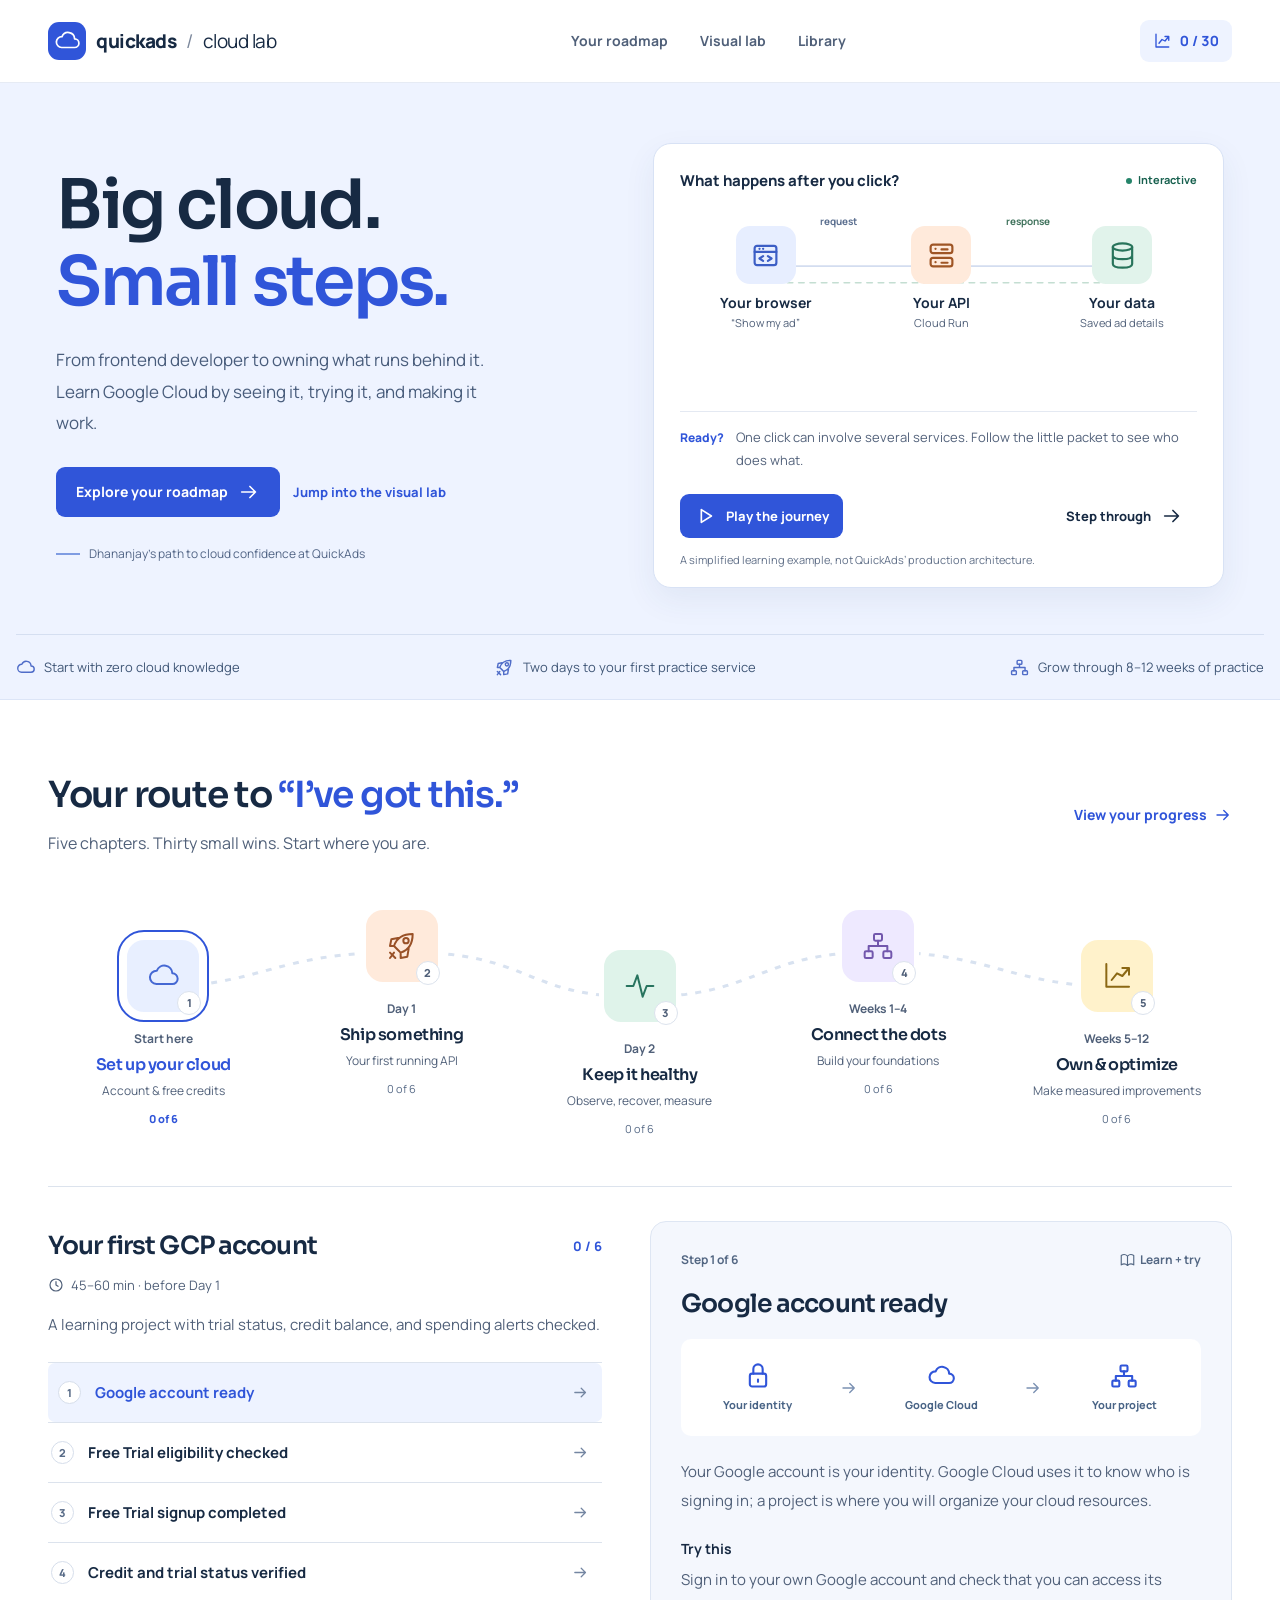
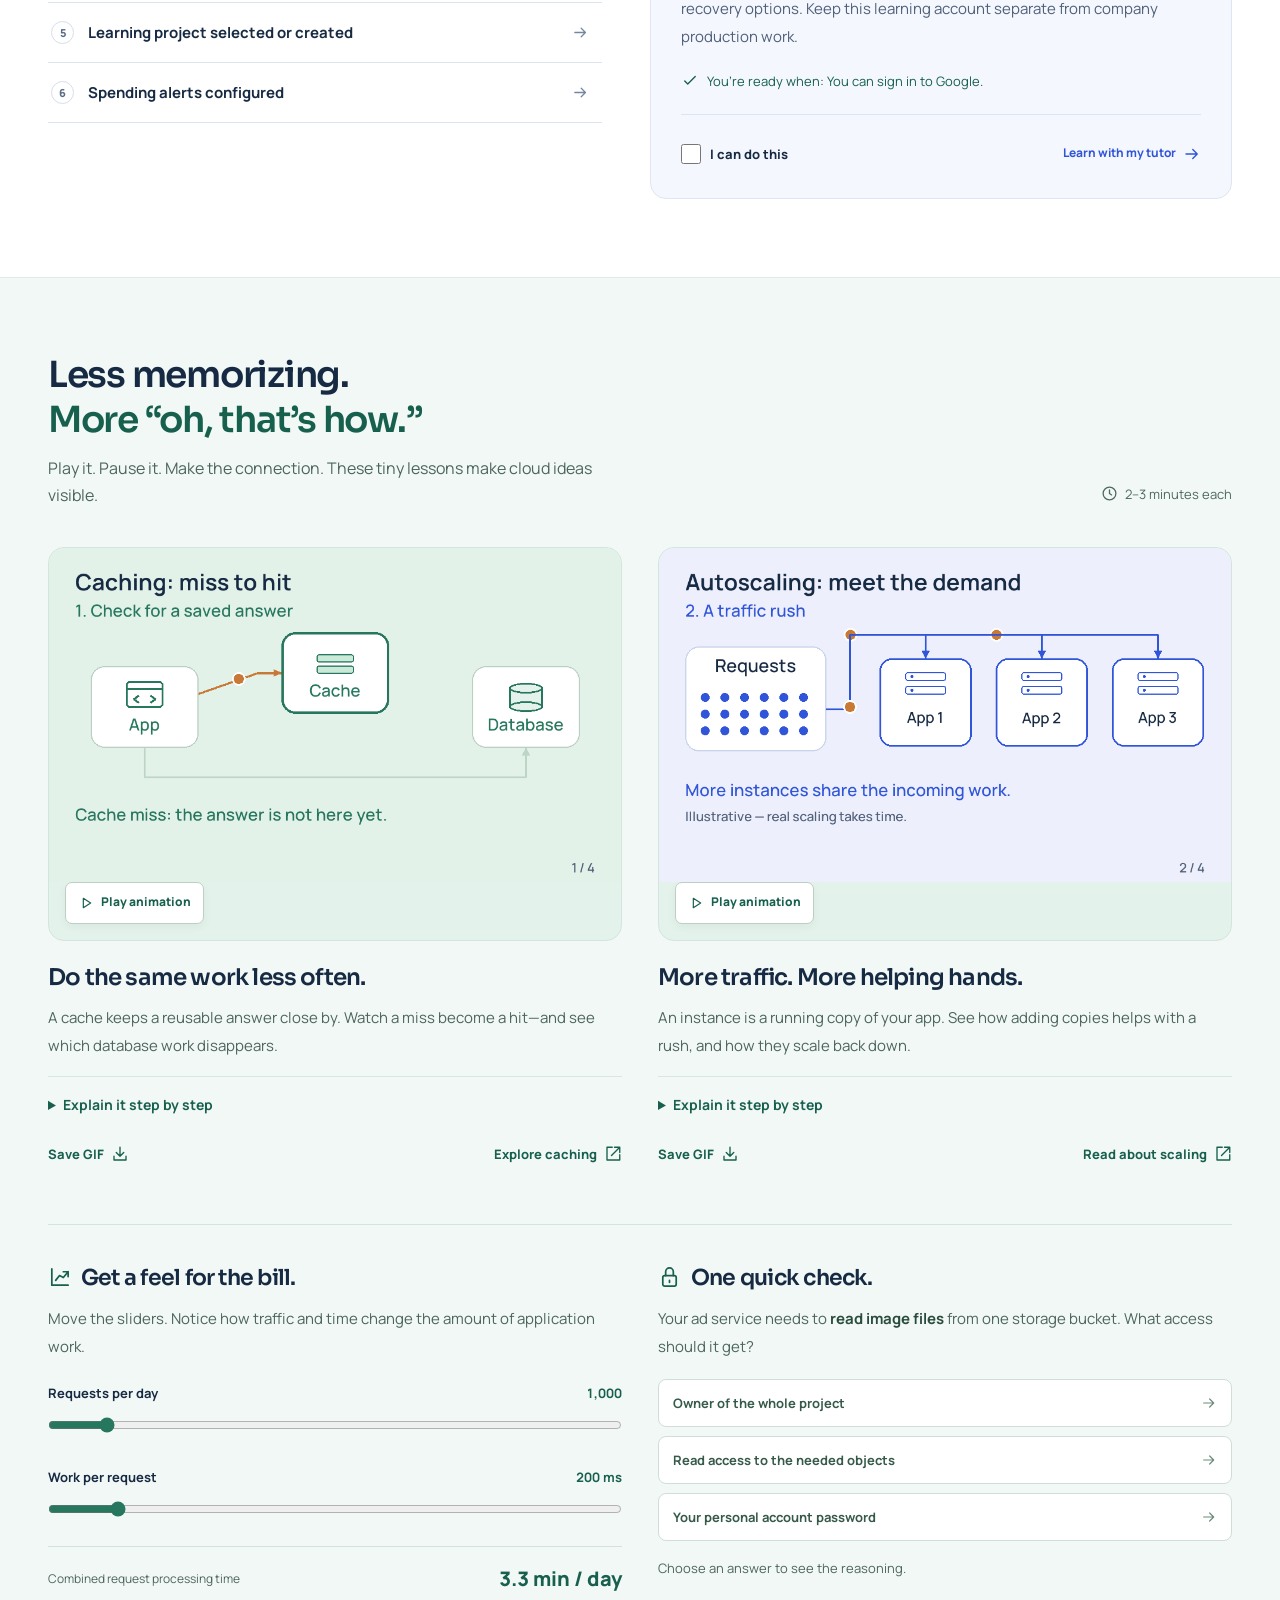
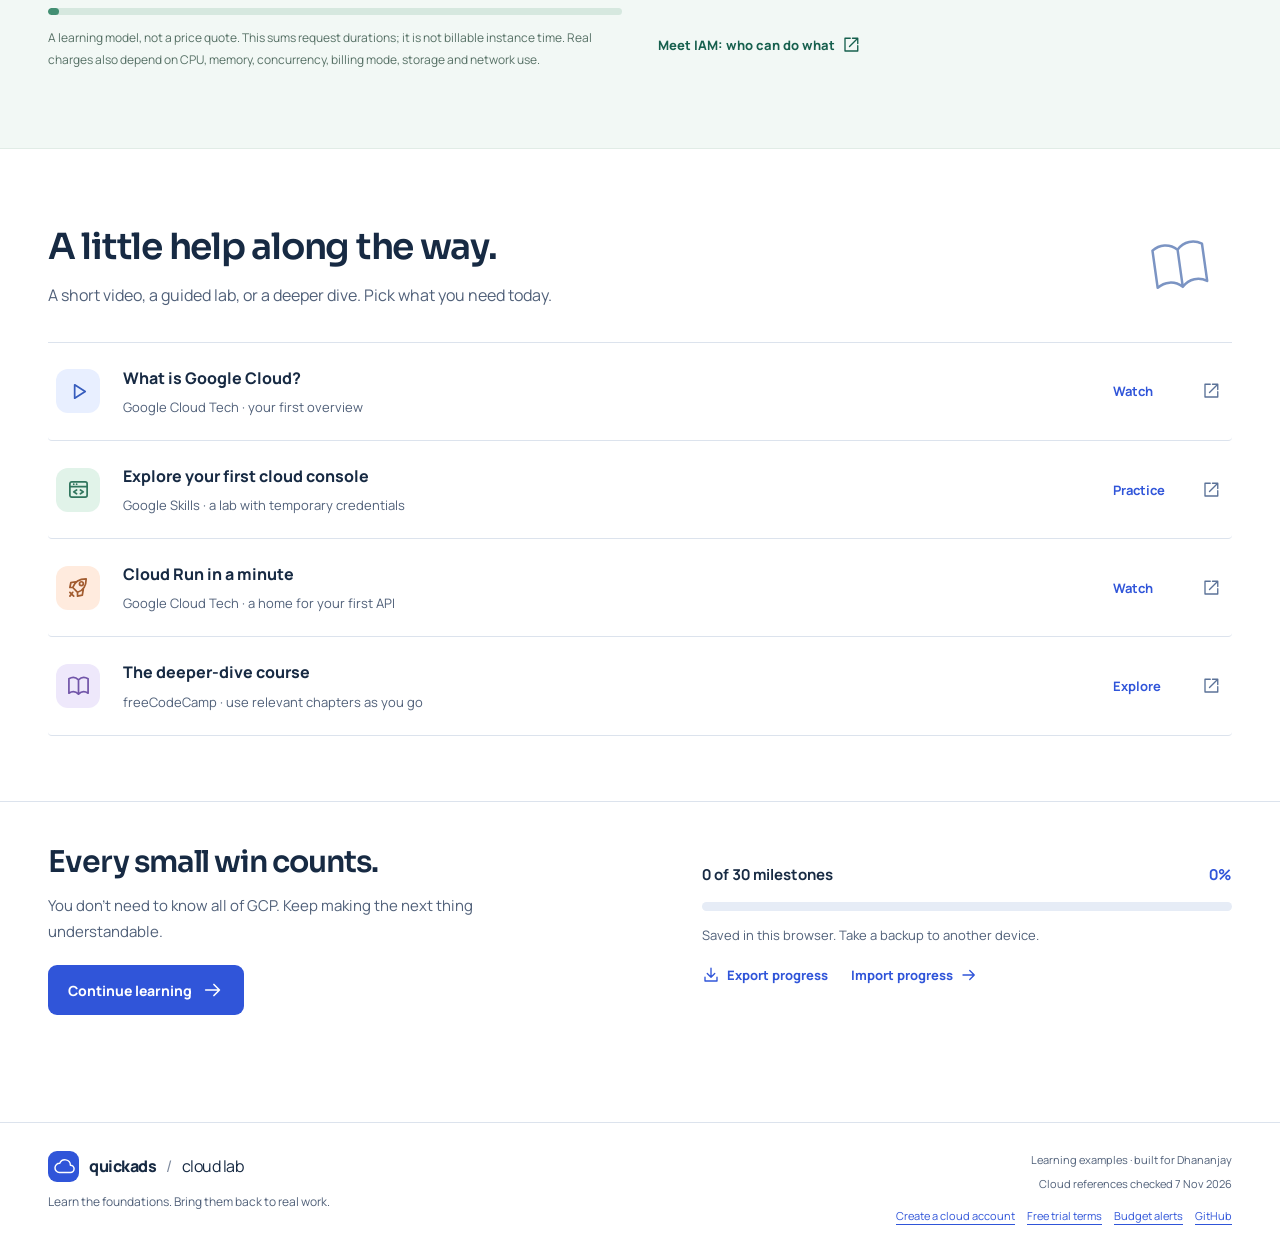
<file: docs/index.html>
<!doctype html>
<html lang="en" style="color-scheme:only light;background:#fff">
<head>
<meta charset="utf-8">
<meta name="viewport" content="width=device-width,initial-scale=1">
<meta name="color-scheme" content="only light">
<meta name="theme-color" content="#eef3ff">
<meta name="description" content="Learn Google Cloud with a visual roadmap, step-by-step request animations, educational GIFs, and short practical lessons. Dhananjay’s QuickAds Cloud Lab.">
<title>QuickAds Cloud Lab · Learn by seeing and doing</title>
<link rel="stylesheet" href="./styles.css?v=3f5777d476">
</head>
<body>
<svg class="icon-library" xmlns="http://www.w3.org/2000/svg" aria-hidden="true"><defs>
<symbol id="i-cloud" viewBox="0 0 24 24"><path d="M7 18a5 5 0 1 1 .4-10A6 6 0 0 1 19 10a4 4 0 0 1 0 8Z"/></symbol>
<symbol id="i-arrow" viewBox="0 0 24 24"><path d="M4 12h15m-6-6 6 6-6 6"/></symbol>
<symbol id="i-play" viewBox="0 0 24 24"><path d="m8 5 11 7-11 7Z"/></symbol>
<symbol id="i-pause" viewBox="0 0 24 24"><path d="M8 5v14M16 5v14"/></symbol>
<symbol id="i-check" viewBox="0 0 24 24"><path d="m5 12 4 4L19 6"/></symbol>
<symbol id="i-rocket" viewBox="0 0 24 24"><path d="m9 15-3-3c2-6 6-9 14-9 0 8-3 12-9 14l-2-2Zm-3-3H3l1-5 5-1m2 11v4l5-1 1-6M6 17l-3 4m0-4 4 4"/><circle cx="15" cy="8" r="2"/></symbol>
<symbol id="i-pulse" viewBox="0 0 24 24"><path d="M2 12h5l3-8 4 16 3-8h5"/></symbol>
<symbol id="i-network" viewBox="0 0 24 24"><rect x="9" y="3" width="6" height="5" rx="1"/><rect x="2" y="16" width="6" height="5" rx="1"/><rect x="16" y="16" width="6" height="5" rx="1"/><path d="M12 8v4H5v4m7-4h7v4"/></symbol>
<symbol id="i-chart" viewBox="0 0 24 24"><path d="M4 3v17h17M8 15l4-5 4 2 5-6m-5 0h5v5"/></symbol>
<symbol id="i-browser" viewBox="0 0 24 24"><rect x="3" y="4" width="18" height="16" rx="2"/><path d="M3 9h18M7 6.5h.1m2.9 0h.1m-.1 6-3 2 3 2m4-4 3 2-3 2"/></symbol>
<symbol id="i-server" viewBox="0 0 24 24"><rect x="3" y="3" width="18" height="7" rx="2"/><rect x="3" y="14" width="18" height="7" rx="2"/><path d="M7 6.5h.1M7 17.5h.1M12 7h5m-5 11h5"/></symbol>
<symbol id="i-database" viewBox="0 0 24 24"><ellipse cx="12" cy="5" rx="8" ry="3"/><path d="M4 5v14c0 4 16 4 16 0V5M4 12c0 4 16 4 16 0"/></symbol>
<symbol id="i-book" viewBox="0 0 24 24"><path d="M12 5c-3-3-7-3-10-1v15c3-2 7-2 10 1 3-3 7-3 10-1V4c-3-2-7-2-10 1Zm0 0v15"/></symbol>
<symbol id="i-clock" viewBox="0 0 24 24"><circle cx="12" cy="12" r="9"/><path d="M12 7v5l3 2"/></symbol>
<symbol id="i-download" viewBox="0 0 24 24"><path d="M12 3v12m-5-5 5 5 5-5M4 15v5h16v-5"/></symbol>
<symbol id="i-external" viewBox="0 0 24 24"><path d="M14 3h7v7m0-7L10 14M11 3H4v17h17v-7"/></symbol>
<symbol id="i-lock" viewBox="0 0 24 24"><rect x="5" y="10" width="14" height="11" rx="2"/><path d="M8 10V6a4 4 0 0 1 8 0v4m-4 5v2"/></symbol>
</defs></svg>
<a class="skip-link" href="#roadmap">Skip to your roadmap</a>
<header class="site-header"><div class="header-inner">
  <a class="brand" href="#top" aria-label="QuickAds Cloud Lab home"><span class="brand-mark"><svg class="icon" aria-hidden="true"><use href="#i-cloud"/></svg></span><span><strong>quickads</strong><span class="brand-divider">/</span><span>cloud lab</span></span></a>
  <nav class="site-nav" aria-label="Main navigation"><a href="#roadmap">Your roadmap</a><a href="#visual-lab">Visual lab</a><a href="#library">Library</a></nav>
  <a class="header-progress" href="#progress"><svg class="icon" aria-hidden="true"><use href="#i-chart"/></svg><span id="header-count">0 / 30</span><span class="sr-only">milestones completed. View your progress.</span></a>
</div></header>
<main id="top">
<section class="hero" aria-labelledby="hero-title"><div class="hero-inner">
  <div class="hero-copy"><h1 id="hero-title">Big cloud.<br><span>Small steps.</span></h1><p>From frontend developer to owning what runs behind it. Learn Google Cloud by seeing it, trying it, and making it work.</p><div class="hero-actions"><a class="button primary" href="#roadmap">Explore your roadmap<svg class="icon" aria-hidden="true"><use href="#i-arrow"/></svg></a><a class="text-link" href="#visual-lab">Jump into the visual lab</a></div><div class="hero-footnote"><span class="small-line"></span>Dhananjay’s path to cloud confidence at QuickAds</div></div>
  <div class="request-demo" id="request-demo" data-step="0">
    <div class="demo-heading"><span>What happens after you click?</span><span class="live-dot">Interactive</span></div>
    <div class="request-stage" role="img" aria-label="A request travels from a browser to a backend API, which reads stored data and sends a response back.">
      <svg class="request-paths" viewBox="0 0 500 230" preserveAspectRatio="none" aria-hidden="true"><path class="path-base" d="M83 76H428"/><path class="path-return" d="M428 96H83"/><circle id="request-packet" r="7" cx="83" cy="76"/></svg>
      <div class="flow-node browser-node"><span class="node-icon"><svg class="icon" aria-hidden="true"><use href="#i-browser"/></svg></span><strong>Your browser</strong><span>“Show my ad”</span></div>
      <div class="flow-node api-node"><span class="node-icon"><svg class="icon" aria-hidden="true"><use href="#i-server"/></svg></span><strong>Your API</strong><span>Cloud Run</span></div>
      <div class="flow-node data-node"><span class="node-icon"><svg class="icon" aria-hidden="true"><use href="#i-database"/></svg></span><strong>Your data</strong><span>Saved ad details</span></div>
      <span class="flow-label request-label">request</span><span class="flow-label response-label">response</span>
    </div>
    <div class="demo-explanation" aria-live="polite" aria-atomic="true"><span id="request-step-count">Ready?</span><p id="request-description">One click can involve several services. Follow the little packet to see who does what.</p></div>
    <div class="demo-controls"><button class="button primary small" id="request-play" type="button"><svg class="icon" aria-hidden="true"><use href="#i-play"/></svg><span>Play the journey</span></button><button class="button quiet small" id="request-next" type="button">Step through<svg class="icon" aria-hidden="true"><use href="#i-arrow"/></svg></button></div>
    <p class="simulation-note">A simplified learning example, not QuickAds’ production architecture.</p>
  </div>
</div><div class="hero-baseline"><span><svg class="icon" aria-hidden="true"><use href="#i-cloud"/></svg>Start with zero cloud knowledge</span><span><svg class="icon" aria-hidden="true"><use href="#i-rocket"/></svg>Two days to your first practice service</span><span><svg class="icon" aria-hidden="true"><use href="#i-network"/></svg>Grow through 8–12 weeks of practice</span></div></section>

<section class="roadmap-section section-shell" id="roadmap" aria-labelledby="roadmap-title">
  <div class="section-heading"><div><h2 id="roadmap-title">Your route to <span class="ink-blue">“I’ve got this.”</span></h2><p>Five chapters. Thirty small wins. Start where you are.</p></div><a class="text-link" href="#progress">View your progress<svg class="icon" aria-hidden="true"><use href="#i-arrow"/></svg></a></div>
  <div class="journey-map"><svg class="journey-track" viewBox="0 0 1000 110" preserveAspectRatio="none" aria-hidden="true"><path d="M90 65C180 65 190 30 300 30S400 75 500 75 600 30 700 30 810 65 910 65"/></svg><div class="journey-stops" role="group" aria-label="Choose a learning chapter">
    <button type="button" class="journey-stop stop-blue" data-phase="setup" aria-pressed="true"><span class="station"><svg class="icon" aria-hidden="true"><use href="#i-cloud"/></svg><span class="station-number">1</span></span><span class="station-time">Start here</span><strong>Set up your cloud</strong><span class="station-caption">Account &amp; free credits</span><span class="station-progress" data-progress="setup">0 of 6</span></button>
    <button type="button" class="journey-stop stop-peach" data-phase="day1" aria-pressed="false"><span class="station"><svg class="icon" aria-hidden="true"><use href="#i-rocket"/></svg><span class="station-number">2</span></span><span class="station-time">Day 1</span><strong>Ship something</strong><span class="station-caption">Your first running API</span><span class="station-progress" data-progress="day1">0 of 6</span></button>
    <button type="button" class="journey-stop stop-mint" data-phase="day2" aria-pressed="false"><span class="station"><svg class="icon" aria-hidden="true"><use href="#i-pulse"/></svg><span class="station-number">3</span></span><span class="station-time">Day 2</span><strong>Keep it healthy</strong><span class="station-caption">Observe, recover, measure</span><span class="station-progress" data-progress="day2">0 of 6</span></button>
    <button type="button" class="journey-stop stop-lilac" data-phase="foundation" aria-pressed="false"><span class="station"><svg class="icon" aria-hidden="true"><use href="#i-network"/></svg><span class="station-number">4</span></span><span class="station-time">Weeks 1–4</span><strong>Connect the dots</strong><span class="station-caption">Build your foundations</span><span class="station-progress" data-progress="foundation">0 of 6</span></button>
    <button type="button" class="journey-stop stop-yellow" data-phase="ownership" aria-pressed="false"><span class="station"><svg class="icon" aria-hidden="true"><use href="#i-chart"/></svg><span class="station-number">5</span></span><span class="station-time">Weeks 5–12</span><strong>Own &amp; optimize</strong><span class="station-caption">Make measured improvements</span><span class="station-progress" data-progress="ownership">0 of 6</span></button>
  </div></div>
  <div class="chapter-workspace" id="chapter-workspace"><div class="chapter-contents"><div class="chapter-title-row"><h3 id="roadmap-phase-title">Your first GCP account</h3><span id="roadmap-phase-count">0 / 6</span></div><p class="chapter-time"><svg class="icon" aria-hidden="true"><use href="#i-clock"/></svg><span id="roadmap-time">45–60 min · before Day 1</span></p><p id="roadmap-outcome" class="chapter-outcome">A learning project with trial status, credit balance, and spending alerts checked.</p><ol class="lesson-list" id="roadmap-steps"></ol></div>
    <article class="lesson-pane" id="lesson-pane" aria-labelledby="lesson-title"><div class="lesson-meta"><span id="lesson-position">Step 1 of 6</span><span class="lesson-type"><svg class="icon" aria-hidden="true"><use href="#i-book"/></svg>Learn + try</span></div><h3 id="lesson-title">Google account ready</h3><div id="lesson-visual" class="lesson-visual"></div><p id="lesson-explanation"></p><div class="try-action"><strong>Try this</strong><p id="lesson-action"></p></div><p class="lesson-proof"><svg class="icon" aria-hidden="true"><use href="#i-check"/></svg><span id="lesson-proof"></span></p><div class="lesson-controls"><label class="complete-control"><input id="lesson-complete" type="checkbox"><span>I can do this</span></label><button class="text-link" id="roadmap-learn" type="button">Learn with my tutor<svg class="icon" aria-hidden="true"><use href="#i-arrow"/></svg></button></div><div id="roadmap-prompt-area" class="prompt-area" hidden><label for="roadmap-prompt">Paste this into our GCP chat</label><textarea id="roadmap-prompt" rows="5" readonly></textarea><button class="button secondary small" id="roadmap-copy" type="button">Copy lesson prompt</button></div><p id="roadmap-action-status" class="status-text" role="status"></p></article>
  </div>
</section>

<section class="visual-lab" id="visual-lab" aria-labelledby="visual-lab-title"><div class="section-shell">
  <div class="section-heading"><div><h2 id="visual-lab-title">Less memorizing.<br><span class="ink-green">More “oh, that’s how.”</span></h2><p>Play it. Pause it. Make the connection. These tiny lessons make cloud ideas visible.</p></div><span class="lab-duration"><svg class="icon" aria-hidden="true"><use href="#i-clock"/></svg>2–3 minutes each</span></div>
  <div class="animation-grid">
    <article class="animation-lesson" data-animation="cache"><div class="animation-canvas"><img id="cache-animation" src="./assets/cache-poster.png" width="960" height="560" alt="A cache miss reads from the database and stores a copy. A later cache hit uses that copy, avoiding another database read." loading="lazy"><button class="animation-toggle" data-gif="cache" type="button" aria-pressed="false"><svg class="icon" aria-hidden="true"><use href="#i-play"/></svg><span>Play animation</span></button></div><div class="animation-copy"><h3>Do the same work less often.</h3><p>A cache keeps a reusable answer close by. Watch a miss become a hit—and see which database work disappears.</p><details><summary>Explain it step by step</summary><ol><li>The app checks the cache for the data it needs.</li><li>On a miss, it reads the database and stores a reusable copy.</li><li>A later hit returns the cached copy without that database read.</li><li>Cached data can become stale. Choose expiry and invalidation rules; the cache itself also has a cost.</li></ol></details><div class="animation-links"><a href="./assets/cache-flow.gif" download class="text-link">Save GIF<svg class="icon" aria-hidden="true"><use href="#i-download"/></svg></a><a href="https://docs.cloud.google.com/memorystore/docs/redis/memorystore-for-redis-overview" target="_blank" rel="noopener noreferrer" class="text-link">Explore caching<svg class="icon" aria-hidden="true"><use href="#i-external"/></svg></a></div></div></article>
    <article class="animation-lesson" data-animation="scaling"><div class="animation-canvas"><img id="scaling-animation" src="./assets/scaling-poster.png" width="960" height="560" alt="More incoming requests lead to more application instances. As demand falls, instances can scale down, potentially to zero when configured to allow it." loading="lazy"><button class="animation-toggle" data-gif="scaling" type="button" aria-pressed="false"><svg class="icon" aria-hidden="true"><use href="#i-play"/></svg><span>Play animation</span></button></div><div class="animation-copy"><h3>More traffic. More helping hands.</h3><p>An instance is a running copy of your app. See how adding copies helps with a rush, and how they scale back down.</p><details><summary>Explain it step by step</summary><ol><li>Requests arrive and a running instance handles them.</li><li>As load grows, the platform can start more instances.</li><li>When demand drops, it can remove unneeded instances.</li><li>Cloud Run can scale to zero with suitable settings. Timing, concurrency, CPU use, and instance limits affect real behavior.</li></ol></details><div class="animation-links"><a href="./assets/scaling-flow.gif" download class="text-link">Save GIF<svg class="icon" aria-hidden="true"><use href="#i-download"/></svg></a><a href="https://docs.cloud.google.com/run/docs/about-instance-autoscaling" target="_blank" rel="noopener noreferrer" class="text-link">Read about scaling<svg class="icon" aria-hidden="true"><use href="#i-external"/></svg></a></div></div></article>
  </div>
  <div class="experiment-grid">
    <section class="cost-experiment" aria-labelledby="cost-title"><div class="experiment-title"><svg class="icon" aria-hidden="true"><use href="#i-chart"/></svg><h3 id="cost-title">Get a feel for the bill.</h3></div><p>Move the sliders. Notice how traffic and time change the amount of application work.</p><div class="slider-label"><label for="request-volume">Requests per day</label><output id="request-volume-value" for="request-volume">1,000</output></div><input type="range" id="request-volume" min="100" max="10000" step="100" value="1000"><div class="slider-label"><label for="request-duration">Work per request</label><output id="request-duration-value" for="request-duration">200 ms</output></div><input type="range" id="request-duration" min="100" max="1000" step="100" value="200"><div class="work-result"><span>Combined request processing time</span><output id="work-total" for="request-volume request-duration">3.3 min / day</output><div class="work-track" aria-hidden="true"><span id="work-bar"></span></div></div><p class="model-note">A learning model, not a price quote. This sums request durations; it is not billable instance time. Real charges also depend on CPU, memory, concurrency, billing mode, storage and network use.</p></section>
    <section class="knowledge-check" aria-labelledby="quiz-title"><div class="experiment-title"><svg class="icon" aria-hidden="true"><use href="#i-lock"/></svg><h3 id="quiz-title">One quick check.</h3></div><p class="quiz-scenario">Your ad service needs to <strong>read image files</strong> from one storage bucket. What access should it get?</p><div class="quiz-answers" role="group" aria-label="Choose the appropriate app permission"><button type="button" data-answer="owner">Owner of the whole project<svg class="icon" aria-hidden="true"><use href="#i-arrow"/></svg></button><button type="button" data-answer="reader">Read access to the needed objects<svg class="icon" aria-hidden="true"><use href="#i-arrow"/></svg></button><button type="button" data-answer="password">Your personal account password<svg class="icon" aria-hidden="true"><use href="#i-arrow"/></svg></button></div><p id="quiz-feedback" class="quiz-feedback" role="status">Choose an answer to see the reasoning.</p><a class="text-link" href="https://docs.cloud.google.com/iam/docs/overview" target="_blank" rel="noopener noreferrer">Meet IAM: who can do what<svg class="icon" aria-hidden="true"><use href="#i-external"/></svg></a></section>
  </div>
</div></section>

<section class="library-section section-shell" id="library" aria-labelledby="library-title"><div class="section-heading"><div><h2 id="library-title">A little help along the way.</h2><p>A short video, a guided lab, or a deeper dive. Pick what you need today.</p></div><svg class="library-illustration icon" aria-hidden="true"><use href="#i-book"/></svg></div><div class="resource-list">
  <a class="resource-row" href="https://www.youtube.com/watch?v=kzKFuHk8ovk" target="_blank" rel="noopener noreferrer"><span class="resource-symbol blue"><svg class="icon" aria-hidden="true"><use href="#i-play"/></svg></span><span class="resource-description"><strong>What is Google Cloud?</strong><span>Google Cloud Tech · your first overview</span></span><span class="resource-kind">Watch</span><svg class="icon" aria-hidden="true"><use href="#i-external"/></svg></a>
  <a class="resource-row" href="https://www.skills.google/focuses/2794?parent=catalog" target="_blank" rel="noopener noreferrer"><span class="resource-symbol mint"><svg class="icon" aria-hidden="true"><use href="#i-browser"/></svg></span><span class="resource-description"><strong>Explore your first cloud console</strong><span>Google Skills · a lab with temporary credentials</span></span><span class="resource-kind">Practice</span><svg class="icon" aria-hidden="true"><use href="#i-external"/></svg></a>
  <a class="resource-row" href="https://www.youtube.com/watch?v=AL2rAmWFZjM" target="_blank" rel="noopener noreferrer"><span class="resource-symbol peach"><svg class="icon" aria-hidden="true"><use href="#i-rocket"/></svg></span><span class="resource-description"><strong>Cloud Run in a minute</strong><span>Google Cloud Tech · a home for your first API</span></span><span class="resource-kind">Watch</span><svg class="icon" aria-hidden="true"><use href="#i-external"/></svg></a>
  <a class="resource-row" href="https://www.freecodecamp.org/news/pass-the-google-cloud-associate-cloud-engineer-exam/" target="_blank" rel="noopener noreferrer"><span class="resource-symbol lilac"><svg class="icon" aria-hidden="true"><use href="#i-book"/></svg></span><span class="resource-description"><strong>The deeper-dive course</strong><span>freeCodeCamp · use relevant chapters as you go</span></span><span class="resource-kind">Explore</span><svg class="icon" aria-hidden="true"><use href="#i-external"/></svg></a>
</div></section>

<section class="progress-section section-shell" id="progress" aria-labelledby="progress-title"><div class="progress-copy"><h2 id="progress-title">Every small win counts.</h2><p>You don’t need to know all of GCP. Keep making the next thing understandable.</p><a class="button primary" href="#roadmap" id="continue-learning">Continue learning<svg class="icon" aria-hidden="true"><use href="#i-arrow"/></svg></a></div><div class="progress-details"><div class="progress-caption"><strong id="roadmap-count">0 of 30 milestones</strong><span id="progress-percent">0%</span></div><div id="roadmap-progress" class="progress-track" role="progressbar" aria-label="Completed learning milestones" aria-valuenow="0" aria-valuemin="0" aria-valuemax="30"><span></span></div><p id="roadmap-storage-status">Saved in this browser. Take a backup to another device.</p><div class="backup-actions"><button id="roadmap-export" type="button" class="text-link"><svg class="icon" aria-hidden="true"><use href="#i-download"/></svg>Export progress</button><button id="roadmap-import-button" type="button" class="text-link">Import progress<svg class="icon" aria-hidden="true"><use href="#i-arrow"/></svg></button><input id="roadmap-import" type="file" accept="application/json,.json" hidden aria-label="Select a progress backup"></div><p id="roadmap-backup-status" class="status-text" role="status"></p></div></section>
</main>
<footer class="site-footer section-shell"><div><a class="brand" href="#top"><span class="brand-mark"><svg class="icon" aria-hidden="true"><use href="#i-cloud"/></svg></span><span><strong>quickads</strong><span class="brand-divider">/</span><span>cloud lab</span></span></a><p>Learn the foundations. Bring them back to real work.</p></div><div class="footer-notes"><span>Learning examples · built for Dhananjay</span><span>Cloud references checked 7 Nov 2026</span><div><a href="https://cloud.google.com/free" target="_blank" rel="noopener noreferrer">Create a cloud account</a><a href="https://docs.cloud.google.com/free/docs/free-cloud-features" target="_blank" rel="noopener noreferrer">Free trial terms</a><a href="https://docs.cloud.google.com/billing/docs/how-to/budgets" target="_blank" rel="noopener noreferrer">Budget alerts</a><a href="https://github.com/DhananjaySarathe/quickads-gcp-learning" target="_blank" rel="noopener noreferrer">GitHub</a></div></div></footer>
<noscript><p class="noscript-message">Enable JavaScript for interactive lessons and progress tracking. Downloadable GIFs, their explanations, and library links work without it.</p></noscript>

<script src="./data.js?v=533246566f" defer></script>
<script src="./app.js?v=532945d1bd" defer></script>
</body>
</html>
</file>
<file: docs/styles.css>
@font-face{font-family:Manrope;src:url('./assets/manrope.ttf') format('truetype');font-weight:200 800;font-display:swap}
@font-face{font-family:Sora;src:url('./assets/sora.ttf') format('truetype');font-weight:100 800;font-display:swap}
:root{color-scheme:only light;--ink:#172a43;--muted:#506079;--blue:#3055d9;--blue-dark:#2343b5;--sky:#eef3ff;--green:#17604e;--line:#dce3ed;--display:Sora,Arial,sans-serif;--body:Manrope,Arial,sans-serif;font:16px/1.7 var(--body);color:var(--ink);background:#fff;font-synthesis:none;scroll-behavior:smooth;scroll-padding-top:24px;scrollbar-color:#a3b5d5 #f3f6fc}
*{box-sizing:border-box}body{margin:0;background:#fff;color:var(--ink)}button,input,textarea{font:inherit}button,a,input,summary{-webkit-tap-highlight-color:transparent}button{cursor:pointer;color:inherit}a{color:var(--blue);text-underline-offset:4px}button:disabled{cursor:default;opacity:.55}button:focus-visible,a:focus-visible,input:focus-visible,summary:focus-visible,textarea:focus-visible{outline:3px solid #b75820;outline-offset:5px}::selection{background:#cddcff;color:#172a43}textarea{caret-color:var(--blue)}[hidden]{display:none!important}svg{flex-shrink:0}.icon{width:22px;height:22px;fill:none;stroke:currentColor;stroke-width:1.8;stroke-linecap:round;stroke-linejoin:round;vertical-align:middle}.icon-library{position:absolute;width:0;height:0;overflow:hidden}.sr-only{position:absolute;width:1px;height:1px;overflow:hidden;clip-path:inset(50%);white-space:nowrap}.skip-link{position:absolute;left:20px;top:-100px;z-index:20;padding:12px 20px;background:white}.skip-link:focus{top:8px}.section-shell{max-width:1280px;padding:0 48px;margin-inline:auto}h1,h2,h3,p{margin:0}h1,h2,h3{font-family:var(--display);font-weight:600;line-height:1.25;letter-spacing:-.035em;text-wrap:balance}h1{font-size:68px;line-height:1.13}h2{font-size:36px}h3{font-size:24px}p{color:var(--muted)}.ink-blue{color:var(--blue)}.ink-green{color:var(--green)}
.site-header{background:#fff;border-bottom:1px solid #e6ebf4}.header-inner{max-width:1440px;margin:auto;padding:20px 48px;display:flex;align-items:center;justify-content:space-between;gap:30px}.brand{display:flex;align-items:center;gap:10px;color:var(--ink);text-decoration:none;white-space:nowrap;font-size:19px;letter-spacing:-.5px}.brand strong{font-weight:800}.brand-divider{padding:0 10px;color:#7c889c}.brand-mark{width:38px;height:38px;display:grid;place-items:center;background:var(--blue);border-radius:11px;color:#fff}.brand-mark .icon{width:26px;height:26px;stroke-width:1.6}.site-nav{display:flex;align-items:center;gap:32px}.site-nav a{color:var(--muted);font-size:14px;font-weight:700;text-decoration:none}.site-nav a:hover{color:var(--blue)}.header-progress{display:flex;align-items:center;gap:9px;text-decoration:none;color:var(--blue);background:var(--sky);padding:9px 13px;border-radius:9px;white-space:nowrap;font-size:14px;font-weight:750;font-variant-numeric:tabular-nums}.header-progress .icon{width:18px;height:18px}.button{display:inline-flex;align-items:center;justify-content:center;gap:10px;min-height:48px;padding:13px 19px;font-size:14px;font-weight:750;border:1px solid transparent;border-radius:9px;text-decoration:none;line-height:1.5}.primary{color:#fff;background:var(--blue)}.primary:hover{background:var(--blue-dark)}.secondary{background:#fff;border-color:#bdcae7;color:var(--blue)}.secondary:hover{background:var(--sky)}.quiet{color:var(--ink);background:transparent}.quiet:hover{background:#e9eef8}.small{min-height:44px;padding:9px 13px;font-size:13px}.text-link{display:inline-flex;align-items:center;gap:7px;min-height:44px;padding:0;background:transparent;border:0;color:var(--blue);font-size:14px;font-weight:750;text-decoration:none}.text-link:hover{text-decoration:underline}.text-link .icon{width:18px;height:18px}
.hero{background:#eef3ff;border-bottom:1px solid #dce5f7}.hero-inner{max-width:1360px;margin:auto;display:grid;grid-template-columns:1fr 1.05fr;align-items:center;gap:54px;padding:60px 56px 46px}.hero-copy h1 span{color:var(--blue)}.hero-copy>p{max-width:460px;margin-top:24px;font-size:17px;line-height:1.85;color:#485c7b}.hero-actions{display:flex;gap:13px;flex-wrap:wrap;align-items:center;margin-top:28px}.hero-actions>.text-link{font-size:13px}.hero-footnote{display:flex;gap:9px;align-items:center;margin-top:27px;font-size:12px;color:#526586}.small-line{display:inline-block;width:24px;height:2px;background:#7f9ce2}.hero-baseline{max-width:1248px;margin:auto;padding:21px 0;display:flex;justify-content:space-between;gap:24px;border-top:1px solid #d5dff1}.hero-baseline>span{display:flex;align-items:center;gap:9px;color:#405777;font-size:13px}.hero-baseline .icon{width:19px;height:19px;color:#506dc8}
.request-demo{background:#fff;border:1px solid #d8e2f5;border-radius:18px;padding:24px 26px 18px;box-shadow:0 12px 32px rgba(38,65,117,.07);min-width:0}.demo-heading{display:flex;align-items:center;justify-content:space-between;gap:12px;font-weight:750;font-size:15px}.live-dot{display:inline-flex;align-items:center;gap:6px;font-size:11px;color:var(--green);font-weight:700}.live-dot::before{content:'';width:6px;height:6px;border-radius:50%;background:#25846a}.request-stage{position:relative;aspect-ratio:500 / 230;margin:10px 0 17px}.request-paths{position:absolute;inset:0;width:100%;height:100%;overflow:visible}.request-paths path{fill:none;stroke-width:2;stroke-linecap:round;stroke-linejoin:round}.path-base{stroke:#d3ddf0}.path-return{stroke:#c4ded2;stroke-dasharray:5 6}.request-paths circle{fill:#d47b36;stroke:#fff;stroke-width:3;opacity:0}.request-demo[data-step="1"] .browser-node .node-icon,.request-demo[data-step="2"] .api-node .node-icon,.request-demo[data-step="3"] .data-node .node-icon,.request-demo[data-step="4"] .browser-node .node-icon{outline:3px solid #6883db;outline-offset:4px}.request-demo[data-step="4"] .browser-node .node-icon{outline-color:#55a286}.flow-node{position:absolute;text-align:center;width:27%;display:flex;flex-direction:column;align-items:center}.flow-node strong{font-size:13px;line-height:1.3;margin-top:10px}.flow-node>span:last-child{font-size:11px;color:var(--muted);line-height:1.5;margin-top:3px}.browser-node{left:3%;top:12%}.api-node{left:37%;top:12%}.data-node{right:1%;top:46%}.node-icon{display:grid;place-items:center;width:60px;height:58px;border-radius:14px;background:#e7eeff;color:#3c5ec5}.node-icon .icon{width:29px;height:29px}.api-node .node-icon{background:#ffeadb;color:#9f5525}.data-node .node-icon{background:#e1f3eb;color:#28745b}.flow-label{position:absolute;font-size:10px;font-weight:700;color:#5c7090;background:#fff;padding:2px 5px}.request-label{left:25%;top:24%}.response-label{left:49%;bottom:5%;color:#42745e}.demo-explanation{display:flex;gap:12px;min-height:83px;padding:14px 0;border-top:1px solid #e4e9f2}.demo-explanation>span{flex-shrink:0;color:var(--blue);font-size:12px;font-weight:800;min-width:40px;padding-top:2px}.demo-explanation p{font-size:13px;line-height:1.75;color:#53627b}.demo-controls{display:flex;justify-content:space-between;gap:8px;align-items:center}.simulation-note{font-size:11px;line-height:1.6;margin-top:13px;color:#617088}
.roadmap-section{padding-top:72px;padding-bottom:78px}.section-heading{display:flex;justify-content:space-between;align-items:center;gap:30px;margin-bottom:32px}.section-heading p{margin-top:13px;font-size:16px;max-width:65ch}.section-heading>.text-link{flex-shrink:0}.journey-map{position:relative;padding:16px 0 34px;margin-bottom:34px;border-bottom:1px solid var(--line)}.journey-track{position:absolute;left:0;top:33px;width:100%;height:110px}.journey-track path{fill:none;stroke:#d8e2f0;stroke-width:3;stroke-dasharray:5 7}.journey-stops{display:grid;grid-template-columns:repeat(5,minmax(0,1fr));gap:8px;position:relative}.journey-stop{display:flex;flex-direction:column;align-items:center;position:relative;background:transparent;border:0;padding:0 7px 14px;min-width:0;text-align:center;border-radius:12px}.journey-stop:hover{background:#f6f8fc}.journey-stop:nth-child(1),.journey-stop:nth-child(5){padding-top:30px}.journey-stop:nth-child(3){padding-top:40px}.station{position:relative;display:grid;place-items:center;width:72px;height:72px;border-radius:22px;background:#e8efff;color:#4568d3;border:5px solid #fff;box-sizing:content-box}.station>.icon{width:32px;height:32px;stroke-width:1.5}.station-number{position:absolute;right:-2px;bottom:-3px;display:grid;place-items:center;background:#fff;color:var(--muted);width:24px;height:24px;border:1px solid var(--line);border-radius:50%;font-size:11px;font-weight:800}.stop-peach .station{background:#ffeadb;color:#995127}.stop-mint .station{background:#dff3ea;color:#27735e}.stop-lilac .station{background:#eee9ff;color:#7257ad}.stop-yellow .station{background:#fff2cb;color:#8b6814}.station-time{font-size:12px;line-height:1.4;color:var(--muted);margin:14px 0 6px;font-weight:700}.journey-stop strong{font-family:var(--display);font-size:16px;letter-spacing:-.025em;font-weight:600;line-height:1.4}.station-caption{font-size:12px;color:var(--muted);margin-top:5px;line-height:1.6}.station-progress{font-size:11px;color:#596c88;margin-top:9px}.journey-stop[aria-pressed="true"] .station{outline:2px solid var(--blue);outline-offset:3px}.journey-stop[aria-pressed="true"] strong,.journey-stop[aria-pressed="true"] .station-progress{color:var(--blue)}.journey-stop[aria-pressed="true"] .station-progress{font-weight:800}.journey-stop.is-done .station-number{background:var(--green);border-color:var(--green);color:#fff}.chapter-workspace{display:grid;grid-template-columns:1fr 1.05fr;gap:48px;align-items:start}.chapter-contents{padding-top:9px;min-width:0}.chapter-title-row{display:flex;align-items:center;justify-content:space-between;gap:16px}.chapter-title-row h3{font-size:25px}.chapter-title-row>span{font-size:13px;font-weight:750;white-space:nowrap;color:var(--blue)}.chapter-time{display:flex;align-items:center;gap:7px;font-size:13px;margin-top:12px}.chapter-time .icon{width:16px;height:16px}.chapter-outcome{font-size:15px;line-height:1.85;margin-top:15px;max-width:65ch}.lesson-list{list-style:none;padding:0;margin:24px 0 0;border-top:1px solid var(--line)}.lesson-list li{border-bottom:1px solid var(--line)}.lesson-step{width:100%;display:grid;grid-template-columns:25px minmax(0,1fr) 18px;gap:12px;padding:18px 12px 18px 3px;align-items:center;background:transparent;border:0;text-align:left;font-weight:700;font-size:15px;line-height:1.5;border-radius:7px}.lesson-step:hover{background:#f5f7fc}.lesson-step[aria-current="step"]{background:#eef3ff;color:var(--blue);padding-left:10px}.step-number{display:grid;place-items:center;font-size:11px;font-weight:800;border:1px solid #d6deeb;width:23px;height:23px;border-radius:50%;color:#596c88;background:#fff}.step-number .icon{width:14px;height:14px}.lesson-step.is-done .step-number{color:#fff;background:var(--green);border-color:var(--green)}.lesson-step>.icon{width:17px;height:17px;color:#7486a2}.lesson-pane{padding:28px 30px 22px;background:#f4f7fd;border:1px solid #dee6f3;border-radius:16px;min-width:0}.lesson-meta{display:flex;justify-content:space-between;align-items:center;gap:12px;color:#536783;font-size:12px;font-weight:700}.lesson-type{display:flex;align-items:center;gap:5px}.lesson-type .icon{width:15px;height:15px}.lesson-pane h3{font-size:25px;margin-top:15px;line-height:1.4}.lesson-visual{display:flex;align-items:center;justify-content:center;gap:12px;padding:23px 6px;margin:18px 0 22px;background:#fff;border-radius:10px}.mini-node{display:flex;flex-direction:column;align-items:center;text-align:center;gap:7px;flex:1;font-size:11px;font-weight:750;color:#496486;line-height:1.5}.mini-node>.icon{width:28px;height:28px;color:var(--blue)}.mini-arrow{color:#7b91b2;width:18px;height:18px}.lesson-pane>p{font-size:15px;line-height:1.9}.try-action{margin-top:20px}.try-action strong{font-size:14px}.try-action p{margin-top:4px;font-size:15px;line-height:1.9}.lesson-proof{display:flex;align-items:flex-start;gap:8px;margin-top:17px;color:var(--green)!important;font-size:13px!important}.lesson-proof .icon{width:18px;height:18px;margin-top:3px}.lesson-controls{display:flex;align-items:center;justify-content:space-between;gap:14px;flex-wrap:wrap;border-top:1px solid #dce5f3;padding-top:17px;margin-top:20px}.complete-control{display:flex;align-items:center;gap:9px;font-size:13px;font-weight:750;cursor:pointer;min-height:44px}.complete-control input{width:20px;height:20px;accent-color:var(--green);margin:0;cursor:pointer}.lesson-controls .text-link{font-size:12px}.prompt-area{border-top:1px solid #dce5f3;padding-top:20px;margin-top:15px}.prompt-area label{display:block;font-size:14px;font-weight:700;margin-bottom:10px}.prompt-area textarea{display:block;width:100%;padding:12px;border:1px solid #a9b9d4;border-radius:8px;background:#fff;resize:vertical;font-size:14px;line-height:1.7;color:var(--ink)}.prompt-area button{margin-top:10px}.status-text{font-size:13px!important;line-height:1.6;margin-top:10px;color:var(--blue)}.status-text:empty{display:none}
.visual-lab{padding:74px 0 78px;background:#f2f8f5;border-block:1px solid #e1ece6}.visual-lab .section-heading{align-items:flex-end;margin-bottom:38px}.visual-lab .section-heading p{max-width:580px;color:#4c655d}.lab-duration{display:flex;align-items:center;gap:7px;font-size:13px;color:#4d695f;white-space:nowrap;padding-bottom:4px}.lab-duration .icon{width:17px;height:17px}.animation-grid{display:grid;grid-template-columns:1fr 1fr;gap:36px}.animation-lesson{min-width:0}.animation-canvas{position:relative;border-radius:16px;overflow:hidden;border:1px solid #d3e5dd;background:#e3f2eb;line-height:0}.animation-canvas img{width:100%;height:auto;display:block;aspect-ratio:960 / 560}.animation-toggle{position:absolute;bottom:16px;left:16px;display:flex;align-items:center;gap:7px;padding:9px 12px;min-height:42px;border:1px solid #bdcec4;border-radius:7px;background:#fff;color:var(--green);font-size:12px;line-height:1.4;font-weight:800;box-shadow:0 3px 10px rgba(27,76,55,.05)}.animation-toggle .icon{width:16px;height:16px}.animation-toggle:hover{background:#f6fcf8}.animation-copy{padding:23px 0 0}.animation-copy h3{font-size:23px;margin-bottom:12px}.animation-copy p{font-size:15px;color:#4c655d;line-height:1.85}.animation-copy details{margin-top:16px;border-top:1px solid #d8e7df;padding-top:10px}.animation-copy summary{font-size:14px;font-weight:700;color:var(--green);cursor:pointer;padding-block:6px}.animation-copy ol{padding-left:20px;color:#4c655d;font-size:14px;line-height:1.85;margin:10px 0}.animation-copy li+li{margin-top:7px}.animation-links{display:flex;justify-content:space-between;gap:15px;margin-top:9px}.animation-links .text-link{color:var(--green);font-size:13px}.experiment-grid{margin-top:48px;display:grid;grid-template-columns:1fr 1fr;gap:36px;border-top:1px solid #d6e5dc;padding-top:39px}.cost-experiment,.knowledge-check{min-width:0}.experiment-title{display:flex;align-items:center;gap:10px;margin-bottom:14px}.experiment-title>.icon{color:var(--green);width:23px;height:23px}.experiment-title h3{font-size:22px}.cost-experiment>p,.knowledge-check>p{font-size:15px;line-height:1.85;color:#4c655d}.slider-label{display:flex;justify-content:space-between;align-items:center;gap:20px;margin-top:21px;font-size:13px;font-weight:700}.slider-label output{font-variant-numeric:tabular-nums;color:var(--green)}input[type="range"]{width:100%;height:24px;margin:9px 0 0;accent-color:#27765e;cursor:pointer}.work-result{margin-top:17px;border-top:1px solid #d3e3d9;padding-top:15px;display:grid;grid-template-columns:1fr auto;gap:12px;align-items:center}.work-result>span{font-size:12px;color:#4c655d}.work-result output{font-size:20px;font-weight:800;color:var(--green);font-variant-numeric:tabular-nums}.work-track{grid-column:1/-1;height:7px;background:#d6e8df;border-radius:6px;overflow:hidden}.work-track span{height:100%;display:block;background:#438f73;border-radius:6px;width:2%}.model-note{margin-top:12px;font-size:12px!important;line-height:1.8!important;color:#567065!important}.quiz-scenario{margin-bottom:18px}.quiz-scenario strong{color:#294c3e}.quiz-answers{display:grid;gap:9px}.quiz-answers button{display:flex;align-items:center;justify-content:space-between;gap:12px;min-height:48px;padding:12px 14px;border:1px solid #d0dfd6;background:#fff;border-radius:8px;text-align:left;font-size:13px;font-weight:700;color:#365a49}.quiz-answers button>.icon{width:16px;height:16px;color:#6a8d7b}.quiz-answers button:hover{border-color:#4a8f71}.quiz-answers button.is-correct{border:2px solid #438365;background:#e0f2e8;padding:11px 13px}.quiz-answers button.is-incorrect{border-color:#b66d43;background:#fff0e5;color:#8a4b26}.quiz-feedback{min-height:67px;margin-top:15px;font-size:13px!important}.quiz-feedback.correct{color:#196144}.knowledge-check>.text-link{color:var(--green);font-size:13px}
.library-section{padding-top:75px;padding-bottom:65px}.library-illustration{width:60px;height:60px;stroke-width:1;color:#7b94c3;transform:rotate(-8deg);margin-right:22px}.resource-list{border-top:1px solid var(--line)}.resource-row{display:grid;grid-template-columns:48px minmax(0,1fr) 70px 22px;align-items:center;gap:19px;padding:22px 8px;border-bottom:1px solid var(--line);text-decoration:none;color:var(--ink);border-radius:4px}.resource-row:hover{background:#f5f7fc}.resource-symbol{display:grid;place-items:center;width:44px;height:44px;border-radius:12px}.resource-symbol.blue{color:#365cbd;background:#e8efff}.resource-symbol.mint{color:#31765e;background:#e1f3e9}.resource-symbol.peach{color:#a25c30;background:#ffebde}.resource-symbol.lilac{color:#7255a9;background:#eee8fb}.resource-symbol .icon{width:23px;height:23px}.resource-description{display:flex;flex-direction:column;gap:4px}.resource-description strong{font-size:16px;font-weight:750}.resource-description>span{font-size:13px;color:var(--muted)}.resource-kind{font-size:13px;color:var(--blue);font-weight:700}.resource-row>.icon{width:18px;height:18px;color:#5b7298}.progress-section{display:grid;grid-template-columns:1.1fr 1fr;align-items:center;gap:70px;margin-bottom:65px;padding-top:42px;padding-bottom:42px;border-top:1px solid var(--line)}.progress-copy h2{font-size:30px}.progress-copy p{font-size:15px;margin-top:12px;max-width:430px}.progress-copy .button{margin-top:21px}.progress-caption{display:flex;justify-content:space-between;gap:15px;font-size:15px;font-variant-numeric:tabular-nums}.progress-caption span{color:var(--blue);font-weight:700}.progress-track{height:9px;border-radius:9px;background:#e6ecf6;margin-top:14px;overflow:hidden}.progress-track>span{display:block;width:0;height:100%;background:var(--blue);border-radius:9px}.progress-details>p{margin-top:13px;font-size:13px}.backup-actions{display:flex;flex-wrap:wrap;gap:23px;margin-top:7px}.backup-actions .text-link{font-size:13px}.site-footer{border-top:1px solid var(--line);display:flex;justify-content:space-between;gap:32px;padding-top:28px;padding-bottom:30px}.site-footer .brand{font-size:16px}.site-footer .brand-mark{height:31px;width:31px;border-radius:9px}.site-footer .brand-mark .icon{width:22px;height:22px}.site-footer p{font-size:12px;margin-top:10px}.footer-notes{display:flex;flex-direction:column;gap:5px;text-align:right;color:var(--muted);font-size:11px}.footer-notes a{font-size:11px;display:inline-block;margin:8px 0 0 12px}.noscript-message{margin:20px 40px;padding:20px;background:#ffeadb;color:var(--ink)}
@media(max-width:1100px){.header-inner{padding-inline:32px;gap:20px}.site-nav{gap:22px}.hero-inner{gap:32px;padding:48px 36px 38px}h1{font-size:56px}.hero-copy>p{font-size:16px}.hero-baseline{margin-inline:36px;gap:18px}.hero-baseline>span{font-size:11px}.request-demo{padding:21px 19px 16px}.section-shell{padding-inline:32px}.chapter-workspace{gap:30px}.lesson-pane{padding:25px}.journey-stop strong{font-size:14px}.station-caption{font-size:11px}.animation-grid,.experiment-grid{gap:30px}.animation-copy h3{font-size:21px}.progress-section{gap:40px}}
@media(max-width:850px){.header-inner{padding:17px 26px;gap:15px}.brand{font-size:17px}.site-nav{gap:18px}.site-nav a{font-size:12px}.header-progress{font-size:12px;padding:8px 10px}.hero-inner{padding:40px 30px 32px;gap:28px;grid-template-columns:1fr}.hero-copy{max-width:620px}.hero-copy h1{font-size:57px}.hero-copy h1 br{display:none}.hero-copy h1 span::before{content:' '}.hero-copy>p{max-width:580px;margin-top:19px;font-size:16px}.hero-actions{margin-top:23px}.hero-footnote{margin-top:18px}.request-demo{max-width:640px;width:100%;padding:22px 26px 18px}.request-stage{aspect-ratio:500/190;max-width:540px;margin-inline:auto}.request-paths{height:100%}.node-icon{width:56px;height:54px}.flow-node strong{font-size:13px}.flow-node>span:last-child{font-size:11px}.flow-label{font-size:11px}.demo-explanation{min-height:68px}.demo-explanation p{font-size:14px}.simulation-note{font-size:11px}.hero-baseline{margin-inline:30px;flex-wrap:wrap;justify-content:center;padding:18px 0}.hero-baseline>span:last-child{display:none}.roadmap-section{padding-top:49px;padding-bottom:52px}h2{font-size:30px}.section-heading p{font-size:15px}.section-heading>.text-link{font-size:12px}.station{width:54px;height:54px;border-radius:17px}.station>.icon{width:26px;height:26px}.journey-track{top:20px;height:105px}.journey-stops{gap:2px}.journey-stop{padding-inline:3px}.journey-stop strong{font-size:12px}.station-time{font-size:11px}.station-caption{font-size:10px}.station-progress{font-size:10px}.chapter-workspace{grid-template-columns:1fr;gap:26px}.lesson-list{display:grid;grid-template-columns:1fr 1fr;column-gap:20px;margin-top:20px}.lesson-step{font-size:14px;min-height:80px;padding-block:12px;gap:9px}.lesson-pane{padding:27px 30px}.lesson-visual{max-width:470px;margin-inline:auto}.mini-node{font-size:12px}.lesson-pane>p,.try-action p{font-size:16px}.lesson-controls .text-link{font-size:13px}.visual-lab{padding:52px 0}.lab-duration{display:none}.animation-grid,.experiment-grid{gap:26px}.animation-toggle{font-size:11px;padding:8px 10px;left:10px;bottom:10px;min-height:38px}.animation-copy h3{font-size:20px}.animation-copy p{font-size:14px}.animation-copy summary{font-size:13px}.animation-links{flex-wrap:wrap;gap:0}.animation-links .text-link{font-size:12px}.experiment-title{gap:7px}.experiment-title h3{font-size:20px}.cost-experiment>p,.knowledge-check>p{font-size:14px}.work-result{grid-template-columns:1fr;gap:7px}.work-result output{font-size:19px}.quiz-answers button{font-size:12px}.library-section{padding-top:50px;padding-bottom:42px}.progress-section{gap:32px;margin-bottom:34px}.progress-copy h2{font-size:27px}.site-footer{gap:20px}}
@media(max-width:600px){:root{scroll-padding-top:16px}.header-inner{padding:16px 22px 12px;gap:13px;flex-wrap:wrap}.brand{font-size:16px}.brand-mark{width:33px;height:33px;border-radius:10px}.brand-mark .icon{width:23px;height:23px}.brand-divider{padding:0 7px}.header-progress{margin-left:auto;padding:7px 9px;font-size:12px;gap:6px}.header-progress .icon{width:16px;height:16px}.site-nav{order:3;flex-basis:100%;justify-content:center;gap:32px;padding-top:4px}.site-nav a{font-size:13px}.hero-inner{padding:34px 22px 25px;gap:29px}.hero-copy{text-align:center}.hero-copy h1{font-size:49px}.hero-copy h1 br{display:block}.hero-copy h1 span::before{content:none}.hero-copy>p{font-size:16px;max-width:390px;margin:19px auto 0;line-height:1.8}.hero-actions{justify-content:center;gap:9px;margin-top:23px}.hero-actions .button{font-size:13px;padding:12px 16px}.hero-actions .text-link{font-size:13px}.hero-footnote{justify-content:center;font-size:11px;margin-top:13px;line-height:1.7}.hero-baseline{display:none}.request-demo{padding:19px 18px 15px;max-width:460px}.demo-heading{font-size:13px}.live-dot{font-size:10px}.request-stage{aspect-ratio:500/240;margin:10px 0 15px}.node-icon{width:47px;height:45px;border-radius:12px}.node-icon .icon{width:25px;height:25px}.flow-node strong{font-size:11px;margin-top:9px}.flow-node>span:last-child{font-size:9px}.flow-label{font-size:9px}.demo-explanation{min-height:91px;gap:9px;padding-top:13px}.demo-explanation>span{font-size:11px;min-width:35px}.demo-explanation p{font-size:13px;line-height:1.75}.demo-controls .button{font-size:11px;padding:10px 8px;gap:6px;min-height:44px}.demo-controls .icon{width:17px;height:17px}.simulation-note{font-size:10px;margin-top:12px}.section-shell{padding-inline:22px}.roadmap-section{padding-top:43px;padding-bottom:47px}.section-heading{display:block;margin-bottom:25px}.section-heading>.text-link{margin-top:11px;font-size:13px}h2{font-size:28px}.section-heading p{font-size:15px;margin-top:12px}.journey-map{margin-bottom:28px;padding:3px 0 24px}.journey-track{display:none}.journey-stops{display:flex;flex-direction:column;gap:0}.journey-stop,.journey-stop:nth-child(n){padding:11px 8px;display:grid;grid-template-columns:55px minmax(0,1fr) auto;gap:0 16px;text-align:left;align-items:center;border-radius:9px;min-height:88px}.journey-stop::before{content:'';position:absolute;left:35px;top:68px;height:34px;border-left:2px dashed #d3deed}.journey-stop:last-child::before{display:none}.journey-stop[aria-pressed="true"]{background:#f0f4ff}.station{grid-row:1/4;width:43px;height:43px;border-width:4px;border-radius:14px;box-sizing:content-box}.station>.icon{width:24px;height:24px}.station-number{width:19px;height:19px;right:-3px;bottom:-3px;font-size:10px}.station-time{grid-column:2;grid-row:1;font-size:11px;margin:0}.journey-stop strong{grid-column:2;grid-row:2;font-size:14px;margin-top:2px}.station-caption{grid-column:2;grid-row:3;font-size:11px;margin-top:2px}.station-progress{grid-column:3;grid-row:1/4;font-size:10px;margin:0}.journey-stop[aria-pressed="true"] .station{outline-width:1.5px;outline-offset:1px}.chapter-title-row h3{font-size:24px}.chapter-outcome{font-size:15px}.chapter-time{font-size:12px}.chapter-workspace{gap:26px}.lesson-list{display:block;margin-top:20px}.lesson-step{font-size:14px;min-height:65px;gap:12px;padding-block:15px}.lesson-pane{padding:23px 20px;border-radius:13px}.lesson-pane h3{font-size:24px}.lesson-pane>p,.try-action p{font-size:15px}.lesson-visual{padding:22px 5px;gap:6px}.mini-node{font-size:11px}.mini-node>.icon{width:26px;height:26px}.mini-arrow{width:15px;height:15px}.lesson-proof{font-size:13px!important}.lesson-meta{font-size:11px}.lesson-controls{gap:4px}.complete-control{font-size:13px}.lesson-controls .text-link{font-size:12px}.visual-lab{padding:44px 0}.visual-lab .section-heading{margin-bottom:28px}.animation-grid,.experiment-grid{grid-template-columns:1fr;gap:35px}.animation-toggle{font-size:12px;min-height:42px;bottom:13px;left:13px}.animation-copy{padding-top:20px}.animation-copy h3{font-size:23px}.animation-copy p{font-size:15px}.animation-copy summary,.animation-copy ol{font-size:14px}.animation-links{justify-content:space-between}.animation-links .text-link{font-size:13px}.experiment-grid{margin-top:33px;padding-top:33px;gap:38px}.experiment-title h3{font-size:23px}.cost-experiment>p,.knowledge-check>p{font-size:15px}.slider-label{font-size:13px}.work-result{grid-template-columns:1fr auto;gap:12px}.work-result output{font-size:18px}.work-result>span{font-size:11px}.quiz-answers button{font-size:13px;padding:12px 14px;min-height:51px}.quiz-answers button.is-correct{padding:11px 13px}.quiz-feedback{min-height:0;margin-bottom:7px}.library-section{padding-top:46px;padding-bottom:35px}.library-illustration{display:none}.resource-row{grid-template-columns:37px minmax(0,1fr) 18px;gap:12px;padding:21px 2px}.resource-symbol{width:36px;height:36px;border-radius:10px}.resource-symbol .icon{width:20px;height:20px}.resource-description strong{font-size:14px}.resource-description>span{font-size:12px;line-height:1.7}.resource-kind{display:none}.resource-row>.icon{width:15px;height:15px}.progress-section{grid-template-columns:1fr;padding-top:33px;padding-bottom:12px;gap:28px}.progress-copy h2{font-size:28px}.progress-copy p{font-size:15px}.progress-copy .button{font-size:14px;margin-top:19px}.site-footer{flex-direction:column;padding-top:25px;padding-bottom:26px;gap:23px}.footer-notes{text-align:left;font-size:11px}.footer-notes a{font-size:11px;margin-left:0;margin-right:15px}.noscript-message{margin:20px}}
@media(max-width:360px){.brand{font-size:14px}.hero-copy h1{font-size:44px}.hero-actions{flex-direction:column}.live-dot{display:none}.demo-controls .button{font-size:10px;padding:9px}.station-caption{font-size:10px}.journey-stop strong{font-size:13px}.station-progress{font-size:9px}.work-result{grid-template-columns:1fr}.section-shell{padding-inline:18px}}
@media(prefers-reduced-motion:reduce){:root{scroll-behavior:auto}*,*::before,*::after{animation-duration:.01ms!important;transition-duration:.01ms!important;animation-iteration-count:1!important}}
@media(prefers-reduced-motion:no-preference){button,a{transition:background-color .18s,color .18s,border-color .18s}.progress-track>span,.work-track>span{transition:width .25s ease-out}.node-icon{transition:outline-color .2s}}

/* The teaching diagram keeps both directions between the same three services. */
.request-stage{aspect-ratio:500/185}
.data-node{top:12%}
.flow-node strong{font-size:14px}
.request-label{left:26%;top:4%}
.response-label{left:62%;top:4%;bottom:auto}
.animation-toggle{position:static;margin:0 16px 16px}
@media(max-width:850px){.request-stage{aspect-ratio:500/175}.flow-node strong{font-size:13px}.animation-grid{grid-template-columns:1fr}.animation-lesson{display:grid;grid-template-columns:1fr 1fr;gap:24px;align-items:start}.animation-copy{padding-top:0}.animation-copy h3{font-size:22px}.animation-canvas{margin-top:4px}}
@media(max-width:600px){.request-stage{aspect-ratio:500/215}.flow-node strong{font-size:12px}.flow-node>span:last-child{font-size:10px}.request-label,.response-label{top:2%;font-size:10px}.animation-lesson{display:block}.animation-copy{padding-top:20px}.animation-toggle{margin:0 13px 13px}}
</file>
